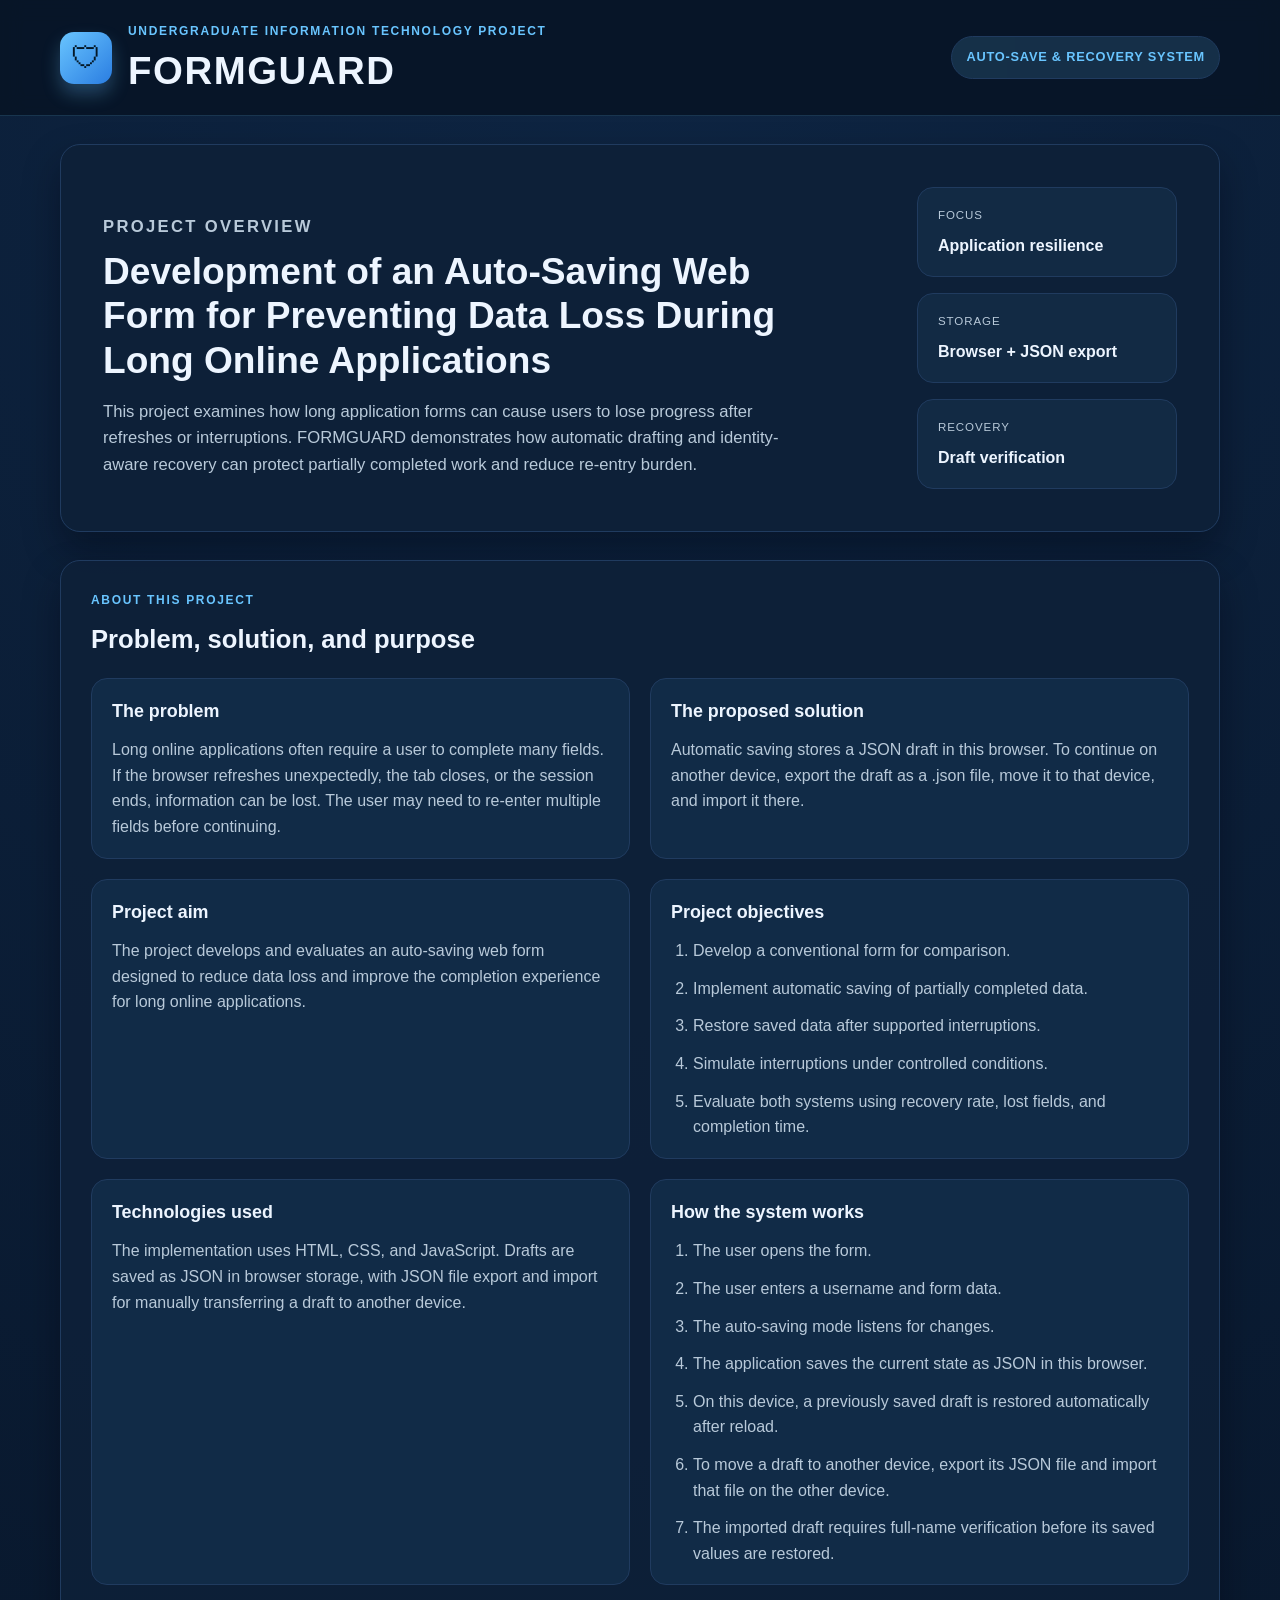
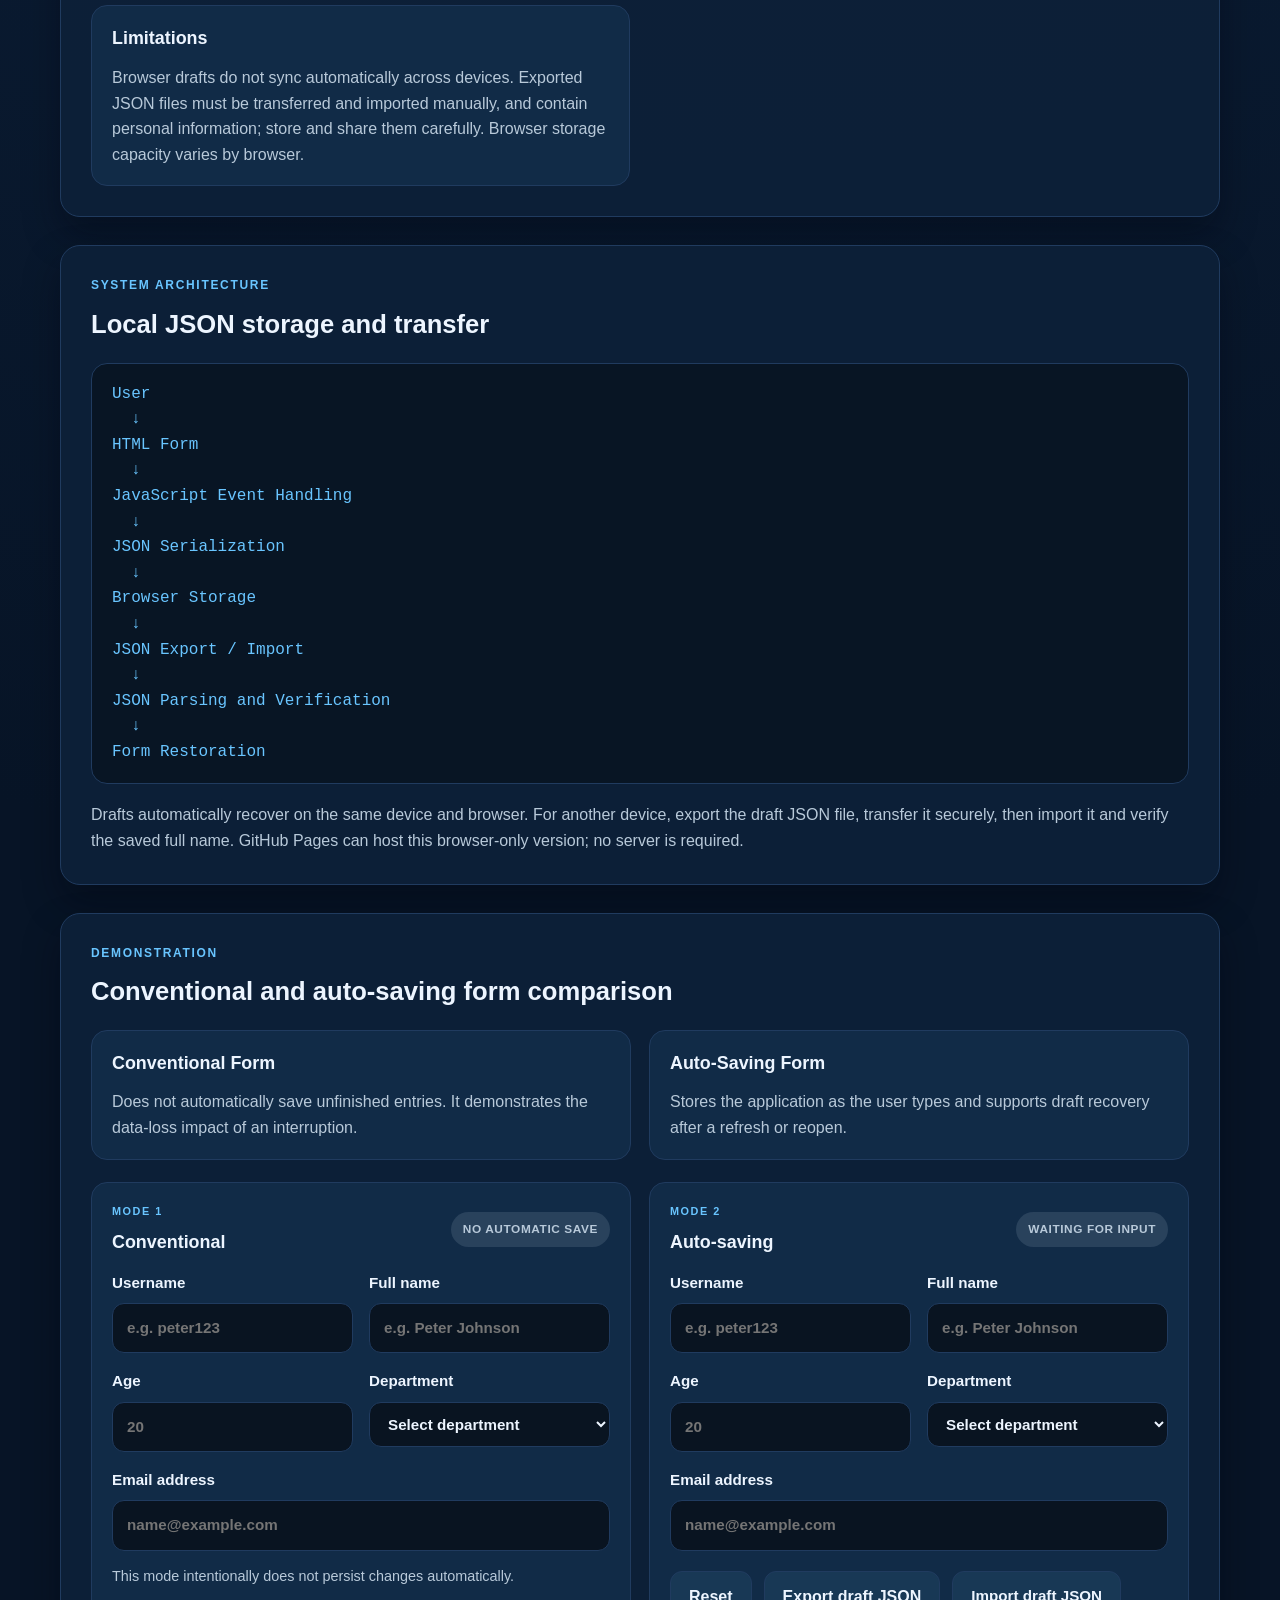
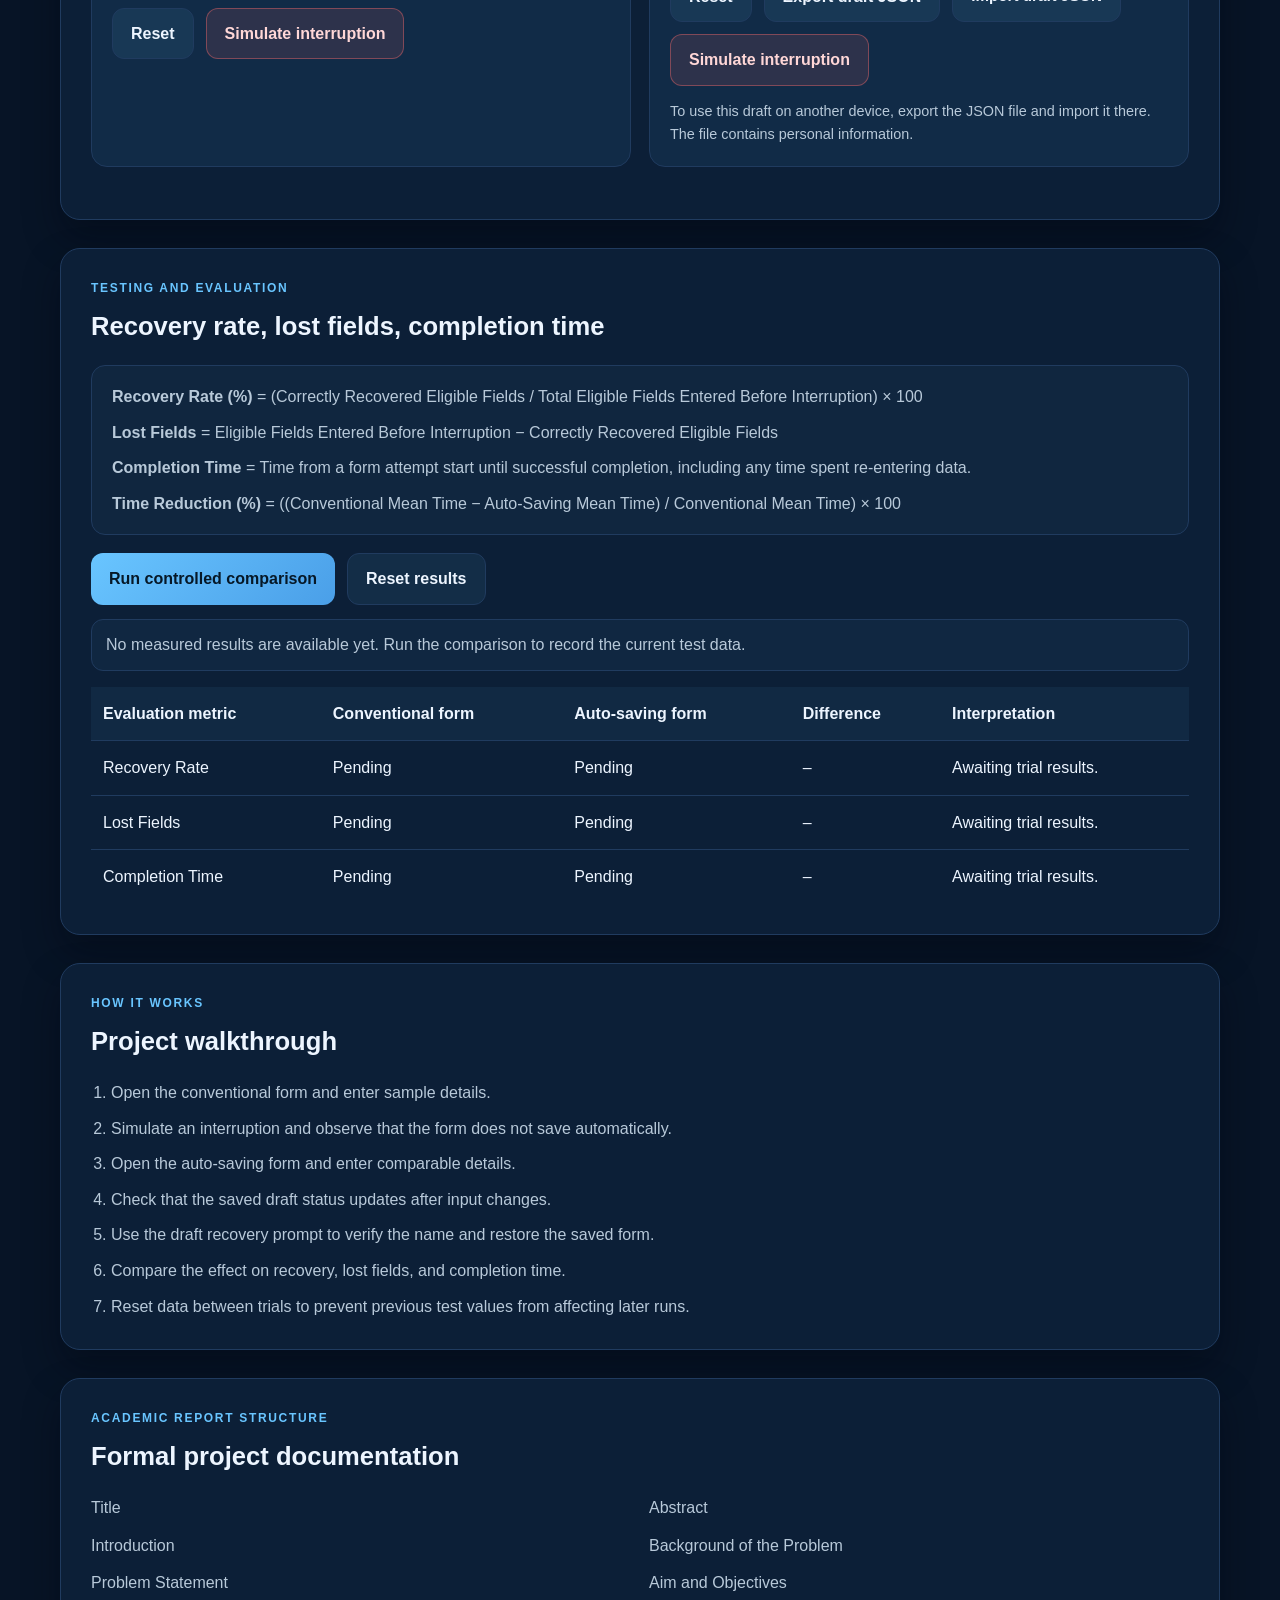
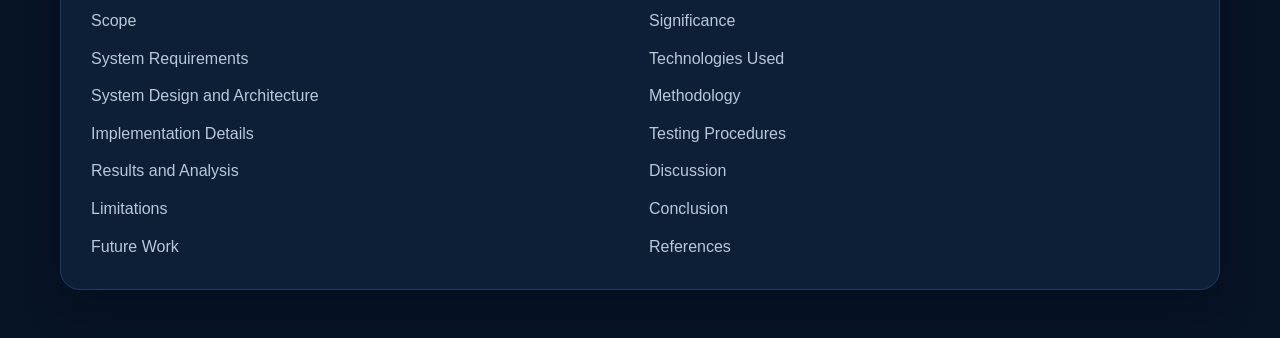
<file: index.html>
<!DOCTYPE html>
<html lang="en">
  <head>
    <meta charset="UTF-8" />
    <meta name="viewport" content="width=device-width, initial-scale=1.0" />
    <title>FORMGUARD — Auto-Save & Recovery System</title>
    <meta name="description" content="Auto-saving web form project for preventing data loss in long online applications." />
    <link rel="stylesheet" href="styles.css" />
  </head>
  <body>
    <div class="page-shell">
      <header class="topbar">
        <div class="container topbar-inner">
          <div class="brand-wrap" aria-label="FORMGUARD branding">
            <div class="brand-mark" aria-hidden="true">🛡</div>
            <div>
              <p class="eyebrow">Undergraduate Information Technology Project</p>
              <h1>FORMGUARD</h1>
            </div>
          </div>
          <div class="hero-tag">Auto-Save & Recovery System</div>
        </div>
      </header>

      <main class="container main-content">
        <section class="hero panel">
          <div class="hero-copy">
            <p class="section-kicker">Project overview</p>
            <h2>Development of an Auto-Saving Web Form for Preventing Data Loss During Long Online Applications</h2>
            <p>
              This project examines how long application forms can cause users to lose progress after refreshes or interruptions. FORMGUARD demonstrates how automatic drafting and identity-aware recovery can protect partially completed work and reduce re-entry burden.
            </p>
          </div>
          <div class="hero-stats">
            <div class="stat-box">
              <span>Focus</span>
              <strong>Application resilience</strong>
            </div>
            <div class="stat-box">
              <span>Storage</span>
              <strong>Browser + JSON export</strong>
            </div>
            <div class="stat-box">
              <span>Recovery</span>
              <strong>Draft verification</strong>
            </div>
          </div>
        </section>

        <section id="about" class="panel section-block">
          <div class="section-heading">
            <p class="section-kicker">About this project</p>
            <h3>Problem, solution, and purpose</h3>
          </div>

          <div class="content-grid two-col">
            <article class="info-card">
              <h4>The problem</h4>
              <p>
                Long online applications often require a user to complete many fields. If the browser refreshes unexpectedly, the tab closes, or the session ends, information can be lost. The user may need to re-enter multiple fields before continuing.
              </p>
            </article>
            <article class="info-card">
              <h4>The proposed solution</h4>
              <p>
                Automatic saving stores a JSON draft in this browser. To continue on another device, export the draft as a .json file, move it to that device, and import it there.
              </p>
            </article>
            <article class="info-card">
              <h4>Project aim</h4>
              <p>
                The project develops and evaluates an auto-saving web form designed to reduce data loss and improve the completion experience for long online applications.
              </p>
            </article>
            <article class="info-card">
              <h4>Project objectives</h4>
              <ol>
                <li>Develop a conventional form for comparison.</li>
                <li>Implement automatic saving of partially completed data.</li>
                <li>Restore saved data after supported interruptions.</li>
                <li>Simulate interruptions under controlled conditions.</li>
                <li>Evaluate both systems using recovery rate, lost fields, and completion time.</li>
              </ol>
            </article>
            <article class="info-card">
              <h4>Technologies used</h4>
              <p>
                The implementation uses HTML, CSS, and JavaScript. Drafts are saved as JSON in browser storage, with JSON file export and import for manually transferring a draft to another device.
              </p>
            </article>
            <article class="info-card">
              <h4>How the system works</h4>
              <ol>
                <li>The user opens the form.</li>
                <li>The user enters a username and form data.</li>
                <li>The auto-saving mode listens for changes.</li>
                <li>The application saves the current state as JSON in this browser.</li>
                <li>On this device, a previously saved draft is restored automatically after reload.</li>
                <li>To move a draft to another device, export its JSON file and import that file on the other device.</li>
                <li>The imported draft requires full-name verification before its saved values are restored.</li>
              </ol>
            </article>
            <article class="info-card">
              <h4>Limitations</h4>
              <p>
                Browser drafts do not sync automatically across devices. Exported JSON files must be transferred and imported manually, and contain personal information; store and share them carefully. Browser storage capacity varies by browser.
              </p>
            </article>
          </div>
        </section>

        <section class="panel section-block">
          <div class="section-heading">
            <p class="section-kicker">System architecture</p>
            <h3>Local JSON storage and transfer</h3>
          </div>

          <pre class="diagram" aria-label="Diagram showing user, form, browser JSON storage, JSON file transfer, recovery, and form restoration">User
  ↓
HTML Form
  ↓
JavaScript Event Handling
  ↓
JSON Serialization
  ↓
Browser Storage
  ↓
JSON Export / Import
  ↓
JSON Parsing and Verification
  ↓
Form Restoration</pre>

          <p class="section-note">
            Drafts automatically recover on the same device and browser. For another device, export the draft JSON file, transfer it securely, then import it and verify the saved full name. GitHub Pages can host this browser-only version; no server is required.
          </p>
        </section>

        <section id="demo" class="panel section-block">
          <div class="section-heading">
            <p class="section-kicker">Demonstration</p>
            <h3>Conventional and auto-saving form comparison</h3>
          </div>

          <div class="comparison-grid">
            <div class="compare-box">
              <h4>Conventional Form</h4>
              <p>Does not automatically save unfinished entries. It demonstrates the data-loss impact of an interruption.</p>
            </div>
            <div class="compare-box">
              <h4>Auto-Saving Form</h4>
              <p>Stores the application as the user types and supports draft recovery after a refresh or reopen.</p>
            </div>
          </div>

          <div class="demo-grid">
            <article class="mode-panel">
              <div class="mode-header">
                <div>
                  <p class="section-kicker small">Mode 1</p>
                  <h4>Conventional</h4>
                </div>
                <span class="status-badge neutral" id="conventional-status">No automatic save</span>
              </div>

              <form id="conventional-form" class="application-form" novalidate>
                <div class="field-grid">
                  <label>Username<input name="username" type="text" placeholder="e.g. peter123" /></label>
                  <label>Full name<input name="fullName" type="text" placeholder="e.g. Peter Johnson" /></label>
                  <label>Age<input name="age" type="number" min="16" max="120" placeholder="20" /></label>
                  <label>Department<select name="department">
                    <option value="">Select department</option>
                    <option>Information Technology</option>
                    <option>Computer Science</option>
                    <option>Business Information Systems</option>
                    <option>Engineering</option>
                  </select></label>
                  <label class="full-span">Email address<input name="email" type="email" placeholder="name@example.com" /></label>
                </div>
                <p class="field-note">This mode intentionally does not persist changes automatically.</p>
              </form>

              <div class="button-row">
                <button type="button" class="btn secondary" data-reset="conventional">Reset</button>
                <button type="button" class="btn danger" data-interrupt="conventional">Simulate interruption</button>
              </div>
            </article>

            <article class="mode-panel">
              <div class="mode-header">
                <div>
                  <p class="section-kicker small">Mode 2</p>
                  <h4>Auto-saving</h4>
                </div>
                <span class="status-badge neutral" id="auto-status">Waiting for input</span>
              </div>

              <form id="auto-form" class="application-form" novalidate>
                <div class="field-grid">
                  <label>Username<input name="username" type="text" placeholder="e.g. peter123" /></label>
                  <label>Full name<input name="fullName" type="text" placeholder="e.g. Peter Johnson" /></label>
                  <label>Age<input name="age" type="number" min="16" max="120" placeholder="20" /></label>
                  <label>Department<select name="department">
                    <option value="">Select department</option>
                    <option>Information Technology</option>
                    <option>Computer Science</option>
                    <option>Business Information Systems</option>
                    <option>Engineering</option>
                  </select></label>
                  <label class="full-span">Email address<input name="email" type="email" placeholder="name@example.com" /></label>
                </div>
              </form>

              <div class="button-row">
                <button type="button" class="btn secondary" data-reset="auto">Reset</button>
                <button type="button" class="btn secondary" id="export-draft-btn">Export draft JSON</button>
                <label class="btn secondary file-button" for="import-draft-input">Import draft JSON</label>
                <input type="file" id="import-draft-input" accept=".json,application/json" hidden />
                <button type="button" class="btn danger" data-interrupt="auto">Simulate interruption</button>
              </div>
              <p class="field-note">To use this draft on another device, export the JSON file and import it there. The file contains personal information.</p>
            </article>
          </div>
        </section>

        <div id="recovery-modal" class="modal hidden" aria-live="polite">
          <div class="modal-card">
            <h4>Saved Draft Found</h4>
            <p>We found an unfinished application for this username. Do you want to continue editing it?</p>
            <div id="recovery-step-1" class="recover-panel">
              <div class="button-row">
                <button type="button" class="btn secondary" id="cancel-recovery-btn">No, start new</button>
                <button type="button" class="btn primary" id="continue-draft-btn">Yes, continue</button>
              </div>
            </div>
            <div id="recovery-step-2" class="recover-panel hidden">
              <label class="modal-label">What is your full name?
                <input id="verify-name-input" type="text" placeholder="Enter your full name" />
              </label>
              <div class="button-row">
                <button type="button" class="btn secondary" id="cancel-restore-btn">Cancel</button>
                <button type="button" class="btn primary" id="verify-name-btn">Verify identity</button>
              </div>
              <p id="recovery-error" class="error-message" role="alert"></p>
            </div>
          </div>
        </div>

        <section id="evaluation" class="panel section-block">
          <div class="section-heading">
            <p class="section-kicker">Testing and evaluation</p>
            <h3>Recovery rate, lost fields, completion time</h3>
          </div>

          <div class="formula-block">
            <p><strong>Recovery Rate (%)</strong> = (Correctly Recovered Eligible Fields / Total Eligible Fields Entered Before Interruption) × 100</p>
            <p><strong>Lost Fields</strong> = Eligible Fields Entered Before Interruption − Correctly Recovered Eligible Fields</p>
            <p><strong>Completion Time</strong> = Time from a form attempt start until successful completion, including any time spent re-entering data.</p>
            <p><strong>Time Reduction (%)</strong> = ((Conventional Mean Time − Auto-Saving Mean Time) / Conventional Mean Time) × 100</p>
          </div>

          <div class="results-toolbar">
            <button type="button" id="run-evaluation-btn" class="btn primary">Run controlled comparison</button>
            <button type="button" id="reset-results-btn" class="btn secondary">Reset results</button>
          </div>

          <div id="evaluation-status" class="evaluation-status">No measured results are available yet. Run the comparison to record the current test data.</div>

          <div class="table-wrap">
            <table>
              <thead>
                <tr>
                  <th>Evaluation metric</th>
                  <th>Conventional form</th>
                  <th>Auto-saving form</th>
                  <th>Difference</th>
                  <th>Interpretation</th>
                </tr>
              </thead>
              <tbody id="results-body">
                <tr>
                  <td>Recovery Rate</td>
                  <td>Pending</td>
                  <td>Pending</td>
                  <td>–</td>
                  <td>Awaiting trial results.</td>
                </tr>
                <tr>
                  <td>Lost Fields</td>
                  <td>Pending</td>
                  <td>Pending</td>
                  <td>–</td>
                  <td>Awaiting trial results.</td>
                </tr>
                <tr>
                  <td>Completion Time</td>
                  <td>Pending</td>
                  <td>Pending</td>
                  <td>–</td>
                  <td>Awaiting trial results.</td>
                </tr>
              </tbody>
            </table>
          </div>
        </section>

        <section class="panel section-block">
          <div class="section-heading">
            <p class="section-kicker">How it works</p>
            <h3>Project walkthrough</h3>
          </div>

          <ol class="walkthrough-list">
            <li>Open the conventional form and enter sample details.</li>
            <li>Simulate an interruption and observe that the form does not save automatically.</li>
            <li>Open the auto-saving form and enter comparable details.</li>
            <li>Check that the saved draft status updates after input changes.</li>
            <li>Use the draft recovery prompt to verify the name and restore the saved form.</li>
            <li>Compare the effect on recovery, lost fields, and completion time.</li>
            <li>Reset data between trials to prevent previous test values from affecting later runs.</li>
          </ol>
        </section>

        <section class="panel section-block">
          <div class="section-heading">
            <p class="section-kicker">Academic report structure</p>
            <h3>Formal project documentation</h3>
          </div>

          <div class="report-grid">
            <div>Title</div>
            <div>Abstract</div>
            <div>Introduction</div>
            <div>Background of the Problem</div>
            <div>Problem Statement</div>
            <div>Aim and Objectives</div>
            <div>Scope</div>
            <div>Significance</div>
            <div>System Requirements</div>
            <div>Technologies Used</div>
            <div>System Design and Architecture</div>
            <div>Methodology</div>
            <div>Implementation Details</div>
            <div>Testing Procedures</div>
            <div>Results and Analysis</div>
            <div>Discussion</div>
            <div>Limitations</div>
            <div>Conclusion</div>
            <div>Future Work</div>
            <div>References</div>
          </div>
        </section>
      </main>
    </div>

    <script src="script.js"></script>
  </body>
</html>
</file>
<file: styles.css>
:root {
  --bg: #071426;
  --bg-soft: #0b1d32;
  --panel: #0d2038;
  --panel-strong: #13304d;
  --border: #203b5f;
  --primary: #69c5ff;
  --primary-soft: rgba(105, 197, 255, 0.15);
  --success: #55d6a0;
  --warning: #ffd166;
  --danger: #ff6b6b;
  --text: #edf5ff;
  --muted: #b8c9d9;
  --shadow: 0 18px 36px rgba(2, 6, 17, 0.38);
}

* {
  box-sizing: border-box;
}

html {
  scroll-behavior: smooth;
}

body {
  margin: 0;
  font-family: "Segoe UI", Tahoma, Geneva, Verdana, sans-serif;
  background: radial-gradient(circle at top, #0e2543 0%, var(--bg) 48%);
  color: var(--text);
  line-height: 1.6;
}

img {
  max-width: 100%;
}

button, input, select {
  font: inherit;
}

button {
  border: none;
  cursor: pointer;
}

.container {
  width: min(1160px, calc(100% - 24px));
  margin: 0 auto;
}

.page-shell {
  min-height: 100vh;
}

.topbar {
  border-bottom: 1px solid rgba(105, 197, 255, 0.18);
  background: rgba(7, 20, 38, 0.9);
  backdrop-filter: blur(10px);
  position: sticky;
  top: 0;
  z-index: 9;
}

.topbar-inner {
  display: flex;
  align-items: center;
  justify-content: space-between;
  padding: 22px 0;
  gap: 16px;
}

.brand-wrap {
  display: flex;
  align-items: center;
  gap: 16px;
}

.brand-mark {
  width: 52px;
  height: 52px;
  display: grid;
  place-items: center;
  border-radius: 14px;
  background: linear-gradient(135deg, #69c5ff, #2a7de1);
  color: #041827;
  font-size: 1.9rem;
  box-shadow: 0 10px 18px rgba(105, 197, 255, 0.28);
}

h1, h2, h3, h4, p {
  margin: 0;
}

h1 {
  font-size: clamp(2rem, 3vw, 2.7rem);
  line-height: 1.15;
  letter-spacing: 0.04em;
}

h2 {
  font-size: clamp(1.7rem, 2.9vw, 2.6rem);
  line-height: 1.2;
}

h3 {
  font-size: clamp(1.4rem, 2vw, 2rem);
}

h4 {
  font-size: 1.12rem;
}

.eyebrow,
.section-kicker {
  font-size: 0.75rem;
  letter-spacing: 0.14em;
  text-transform: uppercase;
  color: var(--primary);
  margin-bottom: 8px;
  font-weight: 700;
}

.section-kicker.small {
  font-size: 0.68rem;
}

.hero-tag {
  border: 1px solid var(--border);
  background: var(--primary-soft);
  color: var(--primary);
  padding: 10px 14px;
  border-radius: 999px;
  font-size: 0.8rem;
  letter-spacing: 0.06em;
  text-transform: uppercase;
  font-weight: 700;
}

.main-content {
  padding: 28px 0 48px;
}

.panel {
  background: rgba(13, 32, 56, 0.95);
  border: 1px solid var(--border);
  border-radius: 20px;
  box-shadow: var(--shadow);
}

.hero {
  display: flex;
  justify-content: space-between;
  align-items: center;
  gap: 26px;
  padding: clamp(22px, 4vw, 42px);
}

.hero-copy {
  max-width: 680px;
}

.hero-copy p {
  margin-top: 16px;
  color: var(--muted);
  font-size: 1.04rem;
}

.hero-stats {
  display: grid;
  gap: 16px;
  min-width: min(30vw, 260px);
}

.stat-box {
  background: rgba(105, 197, 255, 0.06);
  border: 1px solid var(--border);
  border-radius: 16px;
  padding: 18px 20px;
}

.stat-box span {
  display: block;
  color: var(--muted);
  font-size: 0.72rem;
  letter-spacing: 0.08em;
  text-transform: uppercase;
  margin-bottom: 8px;
}

.section-block {
  margin-top: 28px;
  padding: clamp(20px, 3vw, 30px);
}

.section-heading {
  margin-bottom: 18px;
}

.content-grid {
  display: grid;
  gap: 20px;
}

.two-col {
  grid-template-columns: repeat(2, minmax(0, 1fr));
}

.info-card,
.compare-box,
.mode-panel {
  background: rgba(19, 48, 77, 0.74);
  border: 1px solid var(--border);
  border-radius: 16px;
  padding: 18px 20px;
}

.info-card p,
.info-card li,
.compare-box p,
.section-note,
.field-note,
.walkthrough-list li,
.evaluation-status,
.success-message,
.error-message {
  color: var(--muted);
}

.info-card p,
.info-card li,
.compare-box p {
  margin-top: 12px;
}

.info-card ol,
.info-card ul,
.walkthrough-list {
  margin: 10px 0 0;
  padding-left: 22px;
}

.diagram {
  margin: 0 0 18px;
  padding: 18px 20px;
  border-radius: 16px;
  border: 1px solid var(--border);
  background: rgba(8, 19, 32, 0.8);
  color: var(--primary);
  white-space: pre-wrap;
  font-family: Consolas, "Courier New", monospace;
}

.comparison-grid,
.demo-grid {
  display: grid;
  grid-template-columns: repeat(2, minmax(0, 1fr));
  gap: 18px;
  margin-bottom: 22px;
}

.mode-panel {
  padding: 20px;
}

.mode-header {
  display: flex;
  justify-content: space-between;
  align-items: center;
  gap: 12px;
  margin-bottom: 14px;
}

.status-badge {
  display: inline-flex;
  align-items: center;
  justify-content: center;
  padding: 8px 12px;
  border-radius: 999px;
  font-size: 0.74rem;
  font-weight: 700;
  letter-spacing: 0.05em;
  text-transform: uppercase;
}

.neutral {
  background: rgba(184, 201, 217, 0.14);
  color: var(--muted);
}

.success {
  background: rgba(85, 214, 160, 0.12);
  color: var(--success);
}

.warning {
  background: rgba(255, 209, 102, 0.12);
  color: var(--warning);
}

.danger {
  background: rgba(255, 107, 107, 0.12);
  color: var(--danger);
}

.application-form {
  margin-top: 12px;
}

.field-grid {
  display: grid;
  grid-template-columns: repeat(2, minmax(0, 1fr));
  gap: 16px;
}

label {
  display: block;
  color: var(--text);
  font-size: 0.95rem;
  font-weight: 600;
}

label input,
label select,
input,
select {
  width: 100%;
  margin-top: 8px;
  border-radius: 12px;
  border: 1px solid var(--border);
  background: rgba(8, 18, 29, 0.9);
  color: var(--text);
  padding: 12px 14px;
  outline: none;
  transition: border-color 0.2s ease, box-shadow 0.2s ease;
}

input:focus,
select:focus {
  border-color: var(--primary);
  box-shadow: 0 0 0 3px rgba(105, 197, 255, 0.14);
}

.full-span {
  grid-column: 1 / -1;
}

.field-note {
  margin-top: 14px;
  font-size: 0.9rem;
}

.button-row {
  display: flex;
  flex-wrap: wrap;
  gap: 12px;
  margin-top: 20px;
}

.btn {
  border-radius: 12px;
  padding: 12px 18px;
  font-weight: 700;
  transition: transform 0.18s ease, opacity 0.18s ease;
}

.file-button {
  display: inline-flex;
  align-items: center;
  cursor: pointer;
}

.btn:hover {
  transform: translateY(-1px);
}

.btn.primary {
  background: linear-gradient(135deg, #69c5ff, #4a9fe8);
  color: #061827;
}

.btn.secondary {
  background: rgba(105, 197, 255, 0.08);
  border: 1px solid var(--border);
  color: var(--text);
}

.btn.danger {
  background: rgba(255, 107, 107, 0.12);
  border: 1px solid rgba(255, 107, 107, 0.4);
  color: #ffd7d7;
}

.modal {
  position: fixed;
  inset: 0;
  background: rgba(5, 13, 22, 0.75);
  display: grid;
  place-items: center;
  padding: 20px;
  z-index: 30;
}

.hidden {
  display: none !important;
}

.modal-card {
  width: min(520px, 100%);
  background: rgba(13, 32, 56, 0.98);
  border: 1px solid var(--border);
  border-radius: 18px;
  padding: 24px;
  box-shadow: var(--shadow);
}

.modal-card h4 {
  margin-bottom: 10px;
}

.modal-card p {
  color: var(--muted);
}

.modal-label {
  margin-top: 16px;
  display: block;
}

.recover-panel {
  margin-top: 18px;
}

.error-message {
  min-height: 20px;
  margin-top: 12px;
  color: var(--danger);
}

.success-message {
  color: var(--success);
  margin-bottom: 8px;
}

.formula-block {
  background: rgba(105, 197, 255, 0.04);
  border: 1px solid var(--border);
  border-radius: 14px;
  padding: 18px 20px;
  color: var(--muted);
}

.formula-block p + p {
  margin-top: 10px;
}

.results-toolbar {
  margin: 18px 0 14px;
  display: flex;
  flex-wrap: wrap;
  gap: 12px;
}

.evaluation-status {
  background: rgba(105, 197, 255, 0.05);
  border: 1px solid var(--border);
  border-radius: 12px;
  padding: 12px 14px;
  margin-bottom: 16px;
}

.table-wrap {
  overflow-x: auto;
}

table {
  width: 100%;
  border-collapse: collapse;
  min-width: 640px;
}

th, td {
  border-bottom: 1px solid var(--border);
  padding: 14px 12px;
  text-align: left;
  vertical-align: top;
}

th {
  background: rgba(105, 197, 255, 0.06);
  color: var(--text);
}

tr:last-child td {
  border-bottom: none;
}

.walkthrough-list {
  display: grid;
  gap: 10px;
  padding-left: 20px;
  margin: 0;
}

.report-grid {
  display: grid;
  grid-template-columns: repeat(2, minmax(0, 1fr));
  gap: 12px 18px;
  color: var(--muted);
}

@media (max-width: 820px) {
  .topbar-inner,
  .hero,
  .mode-header {
    flex-direction: column;
    align-items: flex-start;
  }

  .hero-stats,
  .comparison-grid,
  .demo-grid,
  .two-col,
  .field-grid,
  .report-grid {
    grid-template-columns: 1fr;
  }

  .hero-stats {
    width: 100%;
  }

  .field-grid {
    gap: 12px;
  }
}

@media (max-width: 420px) {
  .container {
    width: min(100% - 16px, 1160px);
  }

  .brand-wrap {
    align-items: flex-start;
  }

  .brand-mark {
    width: 44px;
    height: 44px;
    font-size: 1.5rem;
  }

  .topbar-inner {
    padding: 18px 0;
  }

  .btn {
    width: 100%;
  }

  .button-row {
    display: grid;
    grid-template-columns: 1fr;
  }
}
</file>
